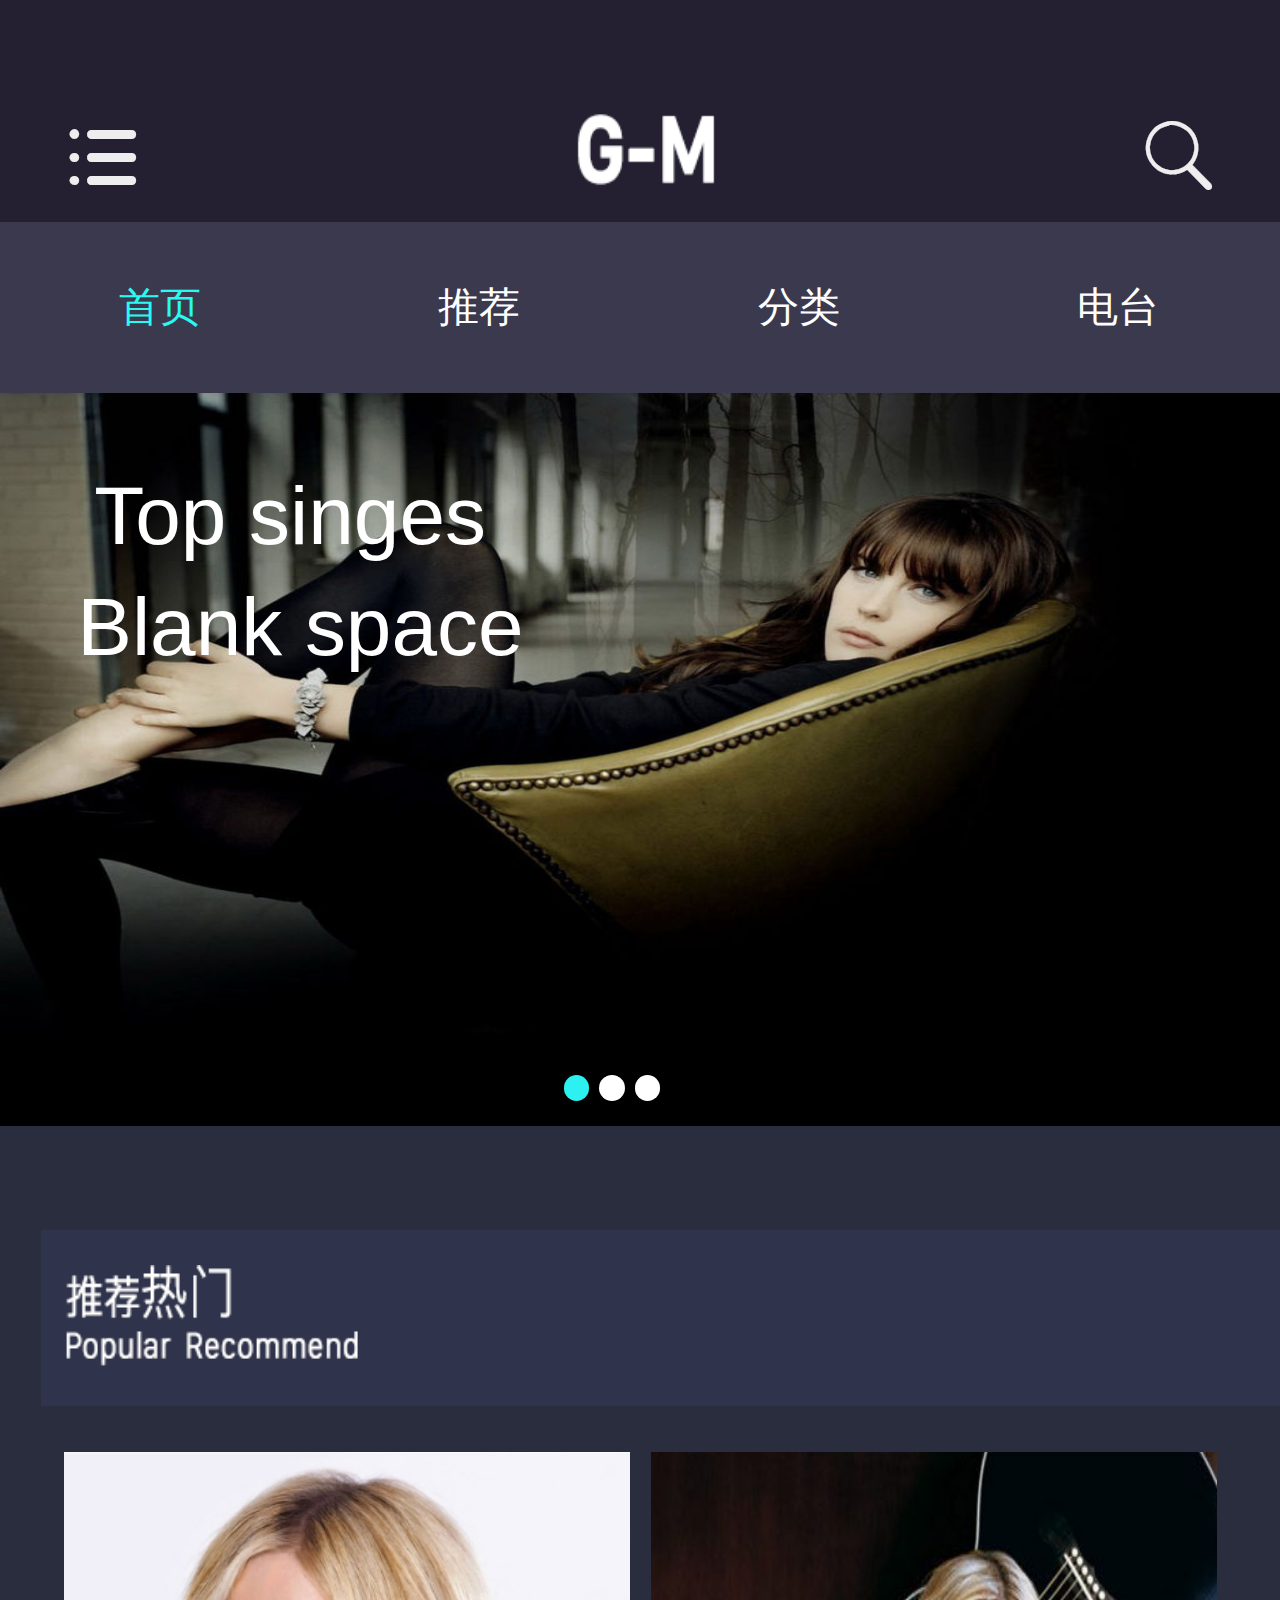
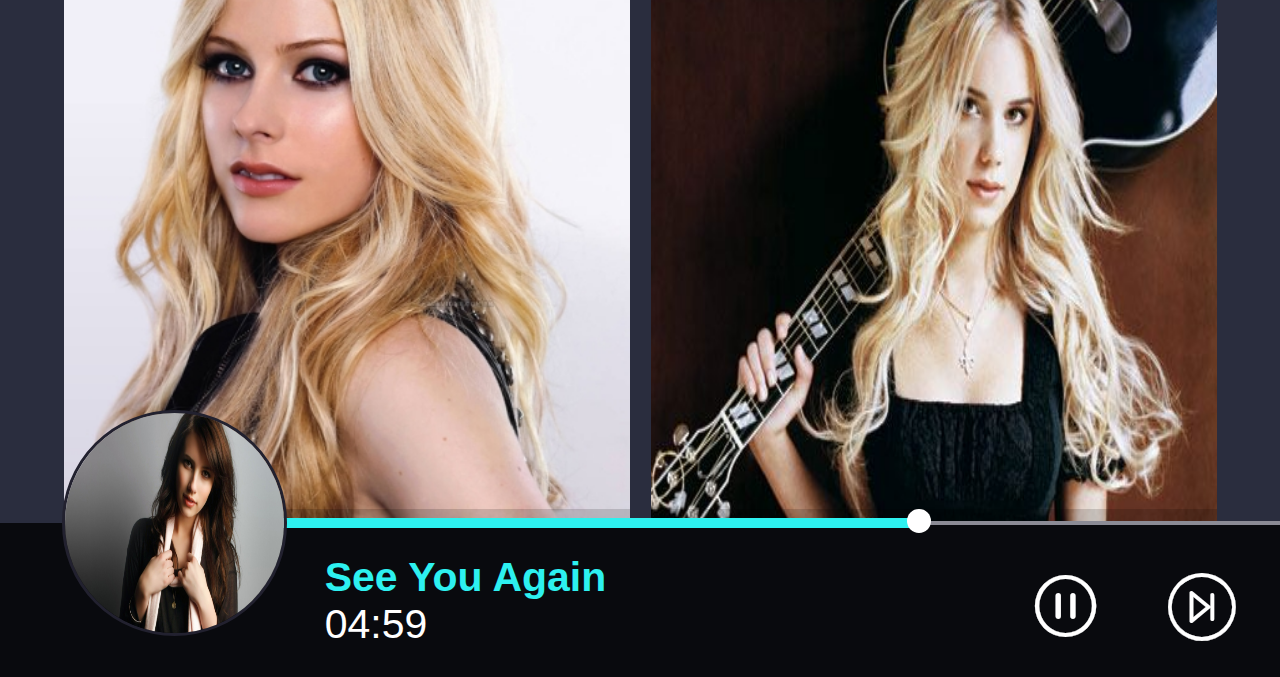
<file: index.html>
<!DOCTYPE html>
<html>
<head>
    <meta charset="utf-8">
    <meta name="viewport" content="initial-scale=1.0, maximum-scale=1.0, user-scalable=no" />
    <title>G-M</title>
    <script src="js/zepto.min.js"></script>
    <script src="js/iscroll.js"></script>
    <script src="js/swiper-3.4.0.min (1).js"></script>
    <script src="js/font.js"></script>
    <script src="js/index.js"></script>
     <link rel="stylesheet" type="text/css" href="css/clear.css"/>
    <link rel="stylesheet" type="text/css" href="css/swiper.min.css"/>
    <link rel="stylesheet" type="text/css" href="css/index.css"/>
   
</head>
<body>
	<div class="swiper-container-menu">
		<div class="swiper-wrapper">
			<div class="swiper-slide menu">
				<div class="user-photo">
					<img src="img/头像2.jpg" alt="" />
					<a href="login.html">登陆/注册</a>
				</div>
				<ul>
					<li><a href="list.html">
							<i class="iconfont">&#xe608;</i>
							<span>本地音乐</span>
							<i class="iconfont">&#xe65e;</i>
						</a></li>
					<li><a href="list.html">
							<i class="iconfont">&#xe7c9;</i>
							<span>最近播放</span>
							<i class="iconfont">&#xe65e;</i>
						</a></li>
					<li><a href="list.html">
							<i class="iconfont">&#xe61f;</i>
							<span>下载管理</span>
							<i class="iconfont">&#xe65e;</i>
						</a></li>
					<li><a href="list.html">
							<i class="iconfont">&#xe601;</i>
							<span>喜欢的音乐</span>
							<i class="iconfont">&#xe65e;</i>
						</a></li>
					<li><a href="list.html">
							<i class="iconfont">&#xe634;</i>
							<span>发现附近</span>
							<i class="iconfont">&#xe65e;</i>
						</a></li>
				</ul>
				
				<div class="tool-bar">
					<div class="left"><a href=""><i class="iconfont">&#xe645;</i><span>设置</span></a></div>
					<div class="right"><a href=""><i class="iconfont">&#xe626;</i><span>退出</span></a></div>
				</div>
			</div>
			<div class="swiper-slide content">
			<div id="header">
				<span class="iconfont menu-button">&#xe6dc;</span>
				<div class="logo"><img src="img/logo.png"/></div>
				<span class="search iconfont">&#xe625;</span>
			</div>
			
			<div id="wrapper">
				<div id="scroller">
					<ul>
						<li>
							<div class="tabs">
								<a href="javascript:;" class="active">首页</a>
								<a href="javascript:;">推荐</a>
								<a href="javascript:;">分类</a>
								<a href="javascript:;">电台</a>
								
							</div>
							<div class="swiper-container-banner">
								<div class="swiper-wrapper">
								    <div class="swiper-slide"><div class="txt"><span>Top  singes</span><span>Blank  space</span></div><a href="action1.html"><img src="img/banner1.jpg" alt="" /></a></div>
								    <div class="swiper-slide"><div class="txt"><span>Top  singes</span><span>Blank  space</span></div><a href="action1.html" style="display:block;width:100% ;height:100%"><img src="img/banner2.jpeg" alt="" /></a></div>
								    <div class="swiper-slide"><div class="txt"><span>Top  singes</span><span>Blank  space</span></div><a href="action1.html" style="display:block;width:100% ;height:100%"><img src="img/banner3.jpg" alt="" /></a></div>
								   
								</div>
								<div class="pagination"></div>  
							</div>
							
							<div class="swiper-container-index">
								<div class="swiper-wrapper">
								  <div class="swiper-slide">
								  		<div class="content-slide content-slide-index" >
								  			<div class="recommend-hot">
								  				<div class="title-txt"><a href="list.html"><img src="img/热门推荐.png" alt="" /></a></div>
								  				<div class="pic-box">
								  					<div class="pic-1"><div class="des"><span>The  Jazz</span><span>爵士与迷人的嗓音</span></div></div>
								  					<div class="pic-2"><div class="des"><span>The  Rock</span><span>尽情的摇滚</span></div></div>
								  				</div>
								  				
								  			</div>
								  			<div class="recommend-singer">
								  				<div class="more"><a href="#">更多歌曲</a></div>
								  				<div class="title-txt"><a href="list.html"><img src="img/歌手推荐.png" alt="" /></a></div>
								  				<div class="singer">
								  					<div class="person-pic"><img src="img/头像1.jpg" alt="" /></div>
								  					<div class="info">
								  						<a href="list.html">
								  						<h3>艾薇儿·拉维尼</h3>
								  						<span>Avril Lavigne</span>
								  						<p>艾薇儿·拉维尼,1984年9月27日出生于加拿大安大略,加拿大女歌手、演员......  </p>
								  						</a>
								  					</div>
								  					
								  				</div>
								  				<div class="singer">
								  					<div class="person-pic"><img src="img/头像2.jpg" alt="" /></div>
								  					<div class="info">
								  						<a href="list.html">
								  						<h3>贾斯汀·比伯</h3>
								  						<span>Justin Bieber</span>
								  						<p>贾斯汀·比伯，1994年3月1日出生于加拿大斯特拉特福加拿大歌手......</p>
								  						</a>
								  					</div>
								  					
								  				</div>
								  				<div class="singer">
								  					<div class="person-pic"><img src="img/头像3.jpg" alt="" /></div>
								  					<div class="info">
								  						<a href="list.html">
								  						<h3>邓紫棋 </h3>
								  						<span>G.E.M</span>
								  						<p>邓紫棋，原名邓诗颖，1991年8月16日生于中国上海，中国香港创作型女歌手......</p>
								  						</a>
								  					</div>
								  					
								  				</div>
								  				<div class="singer">
								  					<div class="person-pic"><img src="img/头像4.jpg" alt="" /></div>
								  					<div class="info">
								  						<a href="list.html">
								  						<h3>刘德华 </h3>
								  						<span> Andy Lau</span>
								  						<p>刘德华，1961年9月27日出生于中国香港，演员、....
								  						</a>
								  					</div>
								  					
								  				</div>
								  				<div class="more sin"><a href="#">更多歌曲</a></div>
								  			</div>
								  			<div class="latest-mv">
								  				<div class="title-txt"><img src="img/最新mv.png" alt="" /></div>
								  				<div class="mv-box">
								  					<div class="special-box">
								  						<a href="list.html">
								  						<img src="img/最新mv1.jpg" alt="" /></a>
								  						<div class="cd-info">
								  							<h3>《Sugar》</h3>
								  							<p>《Sugar》是美国摇滚乐队魔力红演唱的一首流行歌曲</p>
			  											
								  						</div>
								  					</div>
								  					<div class="special-box">
								  						<a href="list.html">
								  						<img src="img/最新mv2.jpg" alt="" /></a>
								  						<div class="cd-info">
								  							<h3>《Rolling In the Deep》</h3>
								  							<p>Adele怀着极其复杂的心情公布了她的全新唱片 “21”</p>
			
								  						</div>
								  					</div>
								  					<div class="special-box">
								  						<a href="list.html">
								  						<img src="img/最新mv3.jpg" alt="" /></a>
								  						<div class="cd-info">
								  							<h3>《相信自己无限极</h3>
								  							<p>天王陈奕迅献唱公益歌曲 《相信自己无限极》号召众人突破极限</p>
			
								  						</div>
								  					</div>
								  					<div class="special-box">
								  						<a href="list.html">
								  						<img src="img/最新mv4.jpg" alt="" /></a>
								  						<div class="cd-info">
								  							<h3>《Orionからの招待状》</h3>
								  							<p>相隔约6年之久的新专辑「三位一体」将于12月23日发售</p>
			
								  						</div>
								  					</div>
								  				</div>
								  			</div>
								  		</div>
								  </div>
								  <div class="swiper-slide">
								  		<div class="content-slide content-slide-recommend content-slide-hot" >
								  			<div class="recommend-hot">
								  				<div class="title-txt"><img src="img/热门推荐.png" alt="" /></div>
								  				<div class="pic-box">
								  					
								  					<a href="list.html"><div class="pic-1"><div class="des"><span>The  Jazz</span><span>爵士与迷人的嗓音</span></div></div></a>
								  					<a href="list.html"><div class="pic-2"><div class="des"><span>The  Rock</span><span>尽情的摇滚</span></div></div></a>
								  					<a href="list.html"><div class="pic-3"><div class="des"><span>The  Jazz</span><span>爵士与迷人的嗓音</span></div></div></a>
								  					<a href="list.html"><div class="pic-4"><div class="des"><span>The  Rock</span><span>尽情的摇滚</span></div></div></a>
								  				</div>
								  				
								  			</div>
								  		</div>
								  </div>
								  <div class="swiper-slide">
								  		<div class="content-slide content-slide-classify">
								  			<div class="scene">
								  				<div class="title-info">
								  					<div class="left">
								  						<span></span>
								  						<span></span>
								  						<h3>场景分类</h3>
								  					</div>
								  					<div class="more">更多歌单 <span>></span></div>
								  				</div>
								  				<div class="pic-container">
								  					<div class="pic-box">
								  						<a href="list.html">
								  						<img src="img/场景分类2.jpg" alt="" /></a>
								  						<div class="information">
								  							<span class="txt">伤感</span>
								  							<span class="erji iconfont">&#xe620;</span>
								  							<span class="time">1234</span>
								  						</div>
								  					</div>
								  					
								  					<div class="pic-box">
								  						<a href="list.html">
								  						<img src="img/场景分类1.jpg" alt="" /></a>
								  						<div class="information">
								  							<span class="txt">散步</span>
								  							<span class="erji iconfont">&#xe620;</span>
								  							<span class="time">6786</span>
								  						</div>
								  					</div>
								  					<div class="pic-box">
								  						<a href="list.html">
								  						<img src="img/场景.png" alt="" /></a>
								  					</div>
								  					
								  					<div class="pic-box">
								  						<a href="list.html">
								  						<img src="img/场景分类3.jpg" alt="" /></a>
								  						<div class="information">
								  							<span class="txt">学习</span>
								  							<span class="erji iconfont">&#xe620;</span>
								  							<span class="time">23412</span>
								  						</div>
								  					</div>
								  					<div class="pic-box">
								  						<a href="list.html">
								  						<img src="img/场景分类4.jpg" alt="" /></a>
								  						<div class="information">
								  							<span class="txt">一个人</span>
								  							<span class="erji iconfont">&#xe620;</span>
								  							<span class="time">12354</span>
								  						</div>
								  					</div>
								  				</div>
								  			</div>
								  			<div class="style">
								  				<div class="title-info">
								  					<div class="left">
								  						<span></span>
								  						<span></span>
								  						<h3>场景分类</h3>
								  					</div>
								  					<div class="more">更多歌单 <span>></span></div>
								  				</div>
								  				<div class="pic-container">
								  					<div class="pic-box">
								  						<a href="list.html">
								  						<img src="img/风格分类2.jpg" alt="" /></a>
								  						<div class="information">
								  							<span class="txt">伤感</span>
								  							<span class="erji iconfont">&#xe620;</span>
								  							<span class="time">1234</span>
								  						</div>
								  					</div>
								  					
								  					<div class="pic-box">
								  						<a href="list.html">
								  						<img src="img/风格分类1.jpg" alt="" /></a>
								  						<div class="information">
								  							<span class="txt">散步</span>
								  							<span class="erji iconfont">&#xe620;</span>
								  							<span class="time">6786</span>
								  						</div>
								  					</div>
								  					<div class="pic-box">
								  						<a href="list.html">
								  						<img src="img/风格.jpg" alt="" /></a>
								  					</div>
								  					
								  					<div class="pic-box">
								  						<a href="list.html">
								  						<img src="img/风格分类3.jpg" alt="" /></a>
								  						<div class="information">
								  							<span class="txt">学习</span>
								  							<span class="erji iconfont">&#xe620;</span>
								  							<span class="time">23412</span>
								  						</div>
								  					</div>
								  					<div class="pic-box">
								  						<a href="list.html">
								  						<img src="img/风格分类24jpg.jpg" alt="" /></a>
								  						<div class="information">
								  							<span class="txt">一个人</span>
								  							<span class="erji iconfont">&#xe620;</span>
								  							<span class="time">12354</span>
								  						</div>
								  					</div>
								  				</div>
								  			</div>
								  		</div>
								  </div>
								   <div class="swiper-slide">
								  		<div class="content-slide content-slide-station" >
								  			<div class="station">
								  				<div class="left">
								  					<div class="bar"></div>
								  					<div class="btn-container">
								  						<span class="iconfont btn">&#xe607;</span>
								  					</div>
								  					
								  				</div>
								  				<div class="right">
								  					<h3>聆听心声</h3>
								  					<a href="action1.html">
								  					<img src="img/电台1.jpg" alt="" /></a>
								  					<div class="share">
								  						<ul>
								  							<li></li>
								  							<li></li>
								  							<li></li>
								  							<li></li>
								  							<li></li>
								  						</ul>
								  						<span class="iconfont share"></span>
								  						<span class="iconfont xihuan"></span>
								  					</div>
								  				</div>
								  				
								  			</div>
								  				<div class="station active">
								  				<div class="left">
								  					<div class="bar"></div>
								  					<div class="btn-container">
								  						<span class="iconfont btn">&#xe696;</span>
								  					</div>
								  					
								  				</div>
								  				<div class="right">
								  					<h3>情感物语</h3>
								  					<a href="action1.html">
								  					<img src="img/电台2.jpg" alt="" /></a>
								  					<div class="share">
								  						<ul>
								  							<li></li>
								  							<li></li>
								  							<li></li>
								  							<li></li>
								  							<li></li>
								  						</ul>
								  						
								  						<span class="iconfont xihuan">&#xe697;</span>
								  						<span class="iconfont shares">&#xe601;</span>
								  					</div>
								  				</div>
								  				
								  			</div>
								  				<div class="station">
								  				<div class="left">
								  					<div class="bar"></div>
								  					<div class="btn-container">
								  						<span class="iconfont btn">&#xe607;</span>
								  					</div>
								  					
								  				</div>
								  				<div class="right">
								  					<h3>音乐故事</h3>
								  					<a href="action1.html">
								  					<img src="img/电台3.jpg" alt="" /></a>
								  					<div class="share">
								  						<ul>
								  							<li></li>
								  							<li></li>
								  							<li></li>
								  							<li></li>
								  							<li></li>
								  						</ul>
								  						<span class="iconfont share"></span>
								  						<span class="iconfont xihuan"></span>
								  					</div>
								  				</div>
								  				
								  			</div>
								  				<div class="station">
								  				<div class="left">
								  					<div class="bar"></div>
								  					<div class="btn-container">
								  						<span class="iconfont btn">&#xe607;</span>
								  					</div>
								  					
								  				</div>
								  				<div class="right">
								  					<h3>心情物语</h3>
								  					<a href="action1.html">
								  					<img src="img/电台4.jpg" alt="" /></a>
								  					<div class="share">
								  						<ul>
								  							<li></li>
								  							<li></li>
								  							<li></li>
								  							<li></li>
								  							<li></li>
								  						</ul>
								  						<span class="iconfont share"></span>
								  						<span class="iconfont xihuan"></span>
								  					</div>
								  				</div>
								  				
								  			</div>
								  			
								  		</div>
								  </div>
								</div>
							</div>
						</li>	
					</ul>
				</div>
			</div>	
			<div id="footer">
				<div class="pic"><img src="img/播放的头像.jpg" alt="" style="width: 100%;height: 100%;"/></div>
				<div class="progress">
					<div class="current-pro"><span class="cycle"></span></div>
					
					
				</div>
				<div class="music">
					<h5>See  You  Again</h5>
					<span class="time">04:59</span>
				</div>
				<div class="btn">
					<span class="iconfont pause">&#xe696;</span>
					<span class="iconfont next">&#xe604;</span>
				</div>
			</div>
		</div>
	</div>
</div>
</body>
</html>
</file>
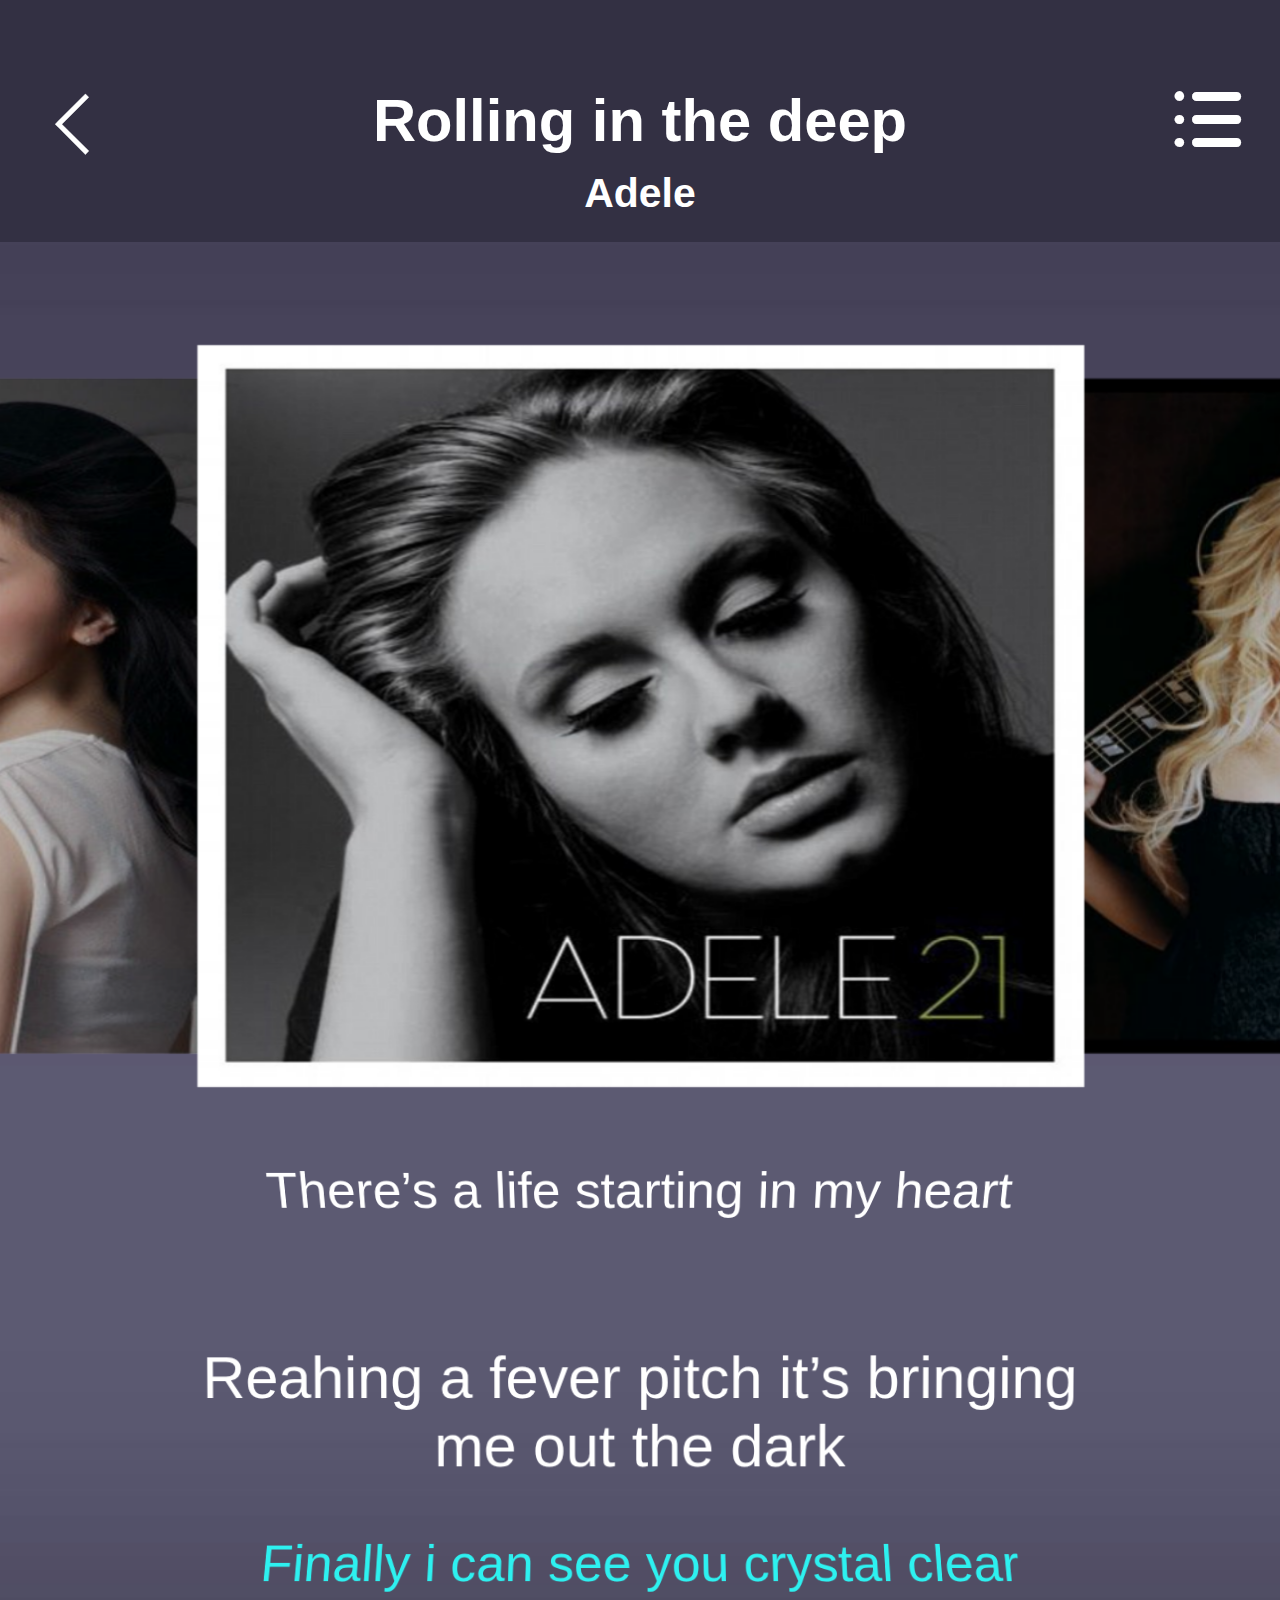
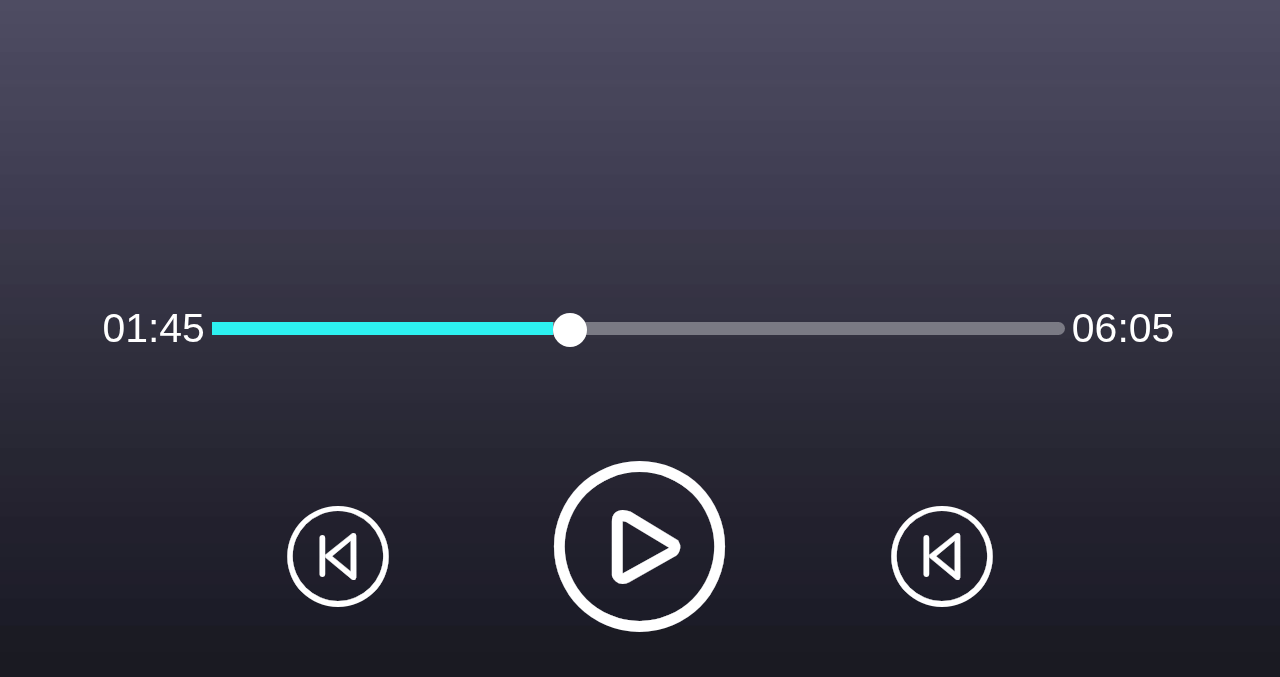
<file: action1.html>
<!DOCTYPE html>
<html>
<head>
	<meta charset="utf-8">
    <title>播放</title>
    <meta name="viewport" content="width=device-width, initial-scale=1, minimum-scale=1, maximum-scale=1">
  	<script src="js/zepto.min.js"></script>
    <script src="js/font.js"></script>
    <script src="js/swiper-3.4.0.min (1).js"></script>
    <script src="js/action.js"></script>
    <link rel="stylesheet" type="text/css" href="css/clear.css"/>
	<link rel="stylesheet" type="text/css" href="css/swiper.min.css"/>
    <link rel="stylesheet" type="text/css" href="css/action.css"/>
</head>
	<body>
	<div class="container">
		<div class="header">
			<a href="index.html" style="color: #fff;">
			<span class="retrun iconfont">&#xe643;</span></a>
			<div class="title">
				<h3>
					Rolling  in  the  deep
					<span class="name">Adele</span>
				</h3>
				
			</div>
			<a href="list.html" class="iconfont lists">&#xe6dc;</a>
		</div>
		<div class="swiper-container-index">
			<div class="swiper-wrapper">
				<div class="swiper-slide">
					
			
					<div class="swiper-container">
						<div class="swiper-wrapper">
							<div class="swiper-slide"><img src="img/播放界面2.jpg" alt="" /></div>
							<div class="swiper-slide"><img src="img/播放界面3.jpg" alt="" /></div>
							<div class="swiper-slide"><img src="img/播放界面1.jpg" alt="" /></div>
							<div class="swiper-slide"><img src="img/播放界面4.jpg" alt="" /></div>
							<div class="swiper-slide"><img src="img/播放界面5.jpg" alt="" /></div>
						</div>
						 <div class="swiper-pagination"></div>
					</div>
					<div class="swiper-container-txt">
						<div class="swiper-wrapper">
							<div class="swiper-slide"><p>There’s  a  life  starting  in  my  heart </p></div>
							<div class="swiper-slide"><p>Reahing  a fever pitch it’s bringing me out  the dark</p></div>
							<div class="swiper-slide"><p>Finally  i can  see you  crystal  clear</p></div>
						</div>
					</div>
					<div class="function-area">
						<div class="progress">
							<span class="current">01:45</span>
							
							<div class="total">
								<div class="now"></div>
								<div class="cycle"></div>
							</div>
							<span class="end">06:05</span>
						</div>
						<div class="btn">
							<span class="iconfont btn-left">&#xe603;</span>
							<span class="iconfont btn-center">&#xe607;</span>
							<span class="iconfont btn-right">&#xe603;</span>
						</div>
						<div class="select">
							<span class="iconfont">&#xe601;</span>
							<span class="iconfont">&#xea2b;</span>
							<span class="iconfont">&#xe61f;</span>
							<span class="iconfont">&#xe62e;</span>
							<span class="iconfont">&#xe600;</span>
						</div>
					</div>
			
				</div>
				<div class="swiper-slide">
						
					<div class="swiper-container-txtT">
						<div class="swiper-wrapper">
							<div class="swiper-slide"><p>There’s  a  life  starting  in  my  heart </p></div>
							<div class="swiper-slide"><p>Reahing  a fever pitch it’s bringing me out  the dark</p></div>
							<div class="swiper-slide"><p>Finally  i can  see you  crystal  clear</p></div>
				
						</div>
					</div>
					<div class="function-area">
						<div class="progress">
							<span class="current">01:45</span>
							
							<div class="total">
								<div class="now"></div>
								<div class="cycle"></div>
							</div>
							<span class="end">06:05</span>
						</div>
						<div class="btn">
							<span class="iconfont btn-left">&#xe603;</span>
							<span class="iconfont btn-center">&#xe607;</span>
							<span class="iconfont btn-right">&#xe603;</span>
						</div>
						<div class="select">
							<span class="iconfont">&#xe601;</span>
							<span class="iconfont">&#xea2b;</span>
							<span class="iconfont">&#xe61f;</span>
							<span class="iconfont">&#xe62e;</span>
							<span class="iconfont">&#xe600;</span>
						</div>
					</div>
				</div>
			</div>
		</div>
	</div>
	</body>
</html>
</file>
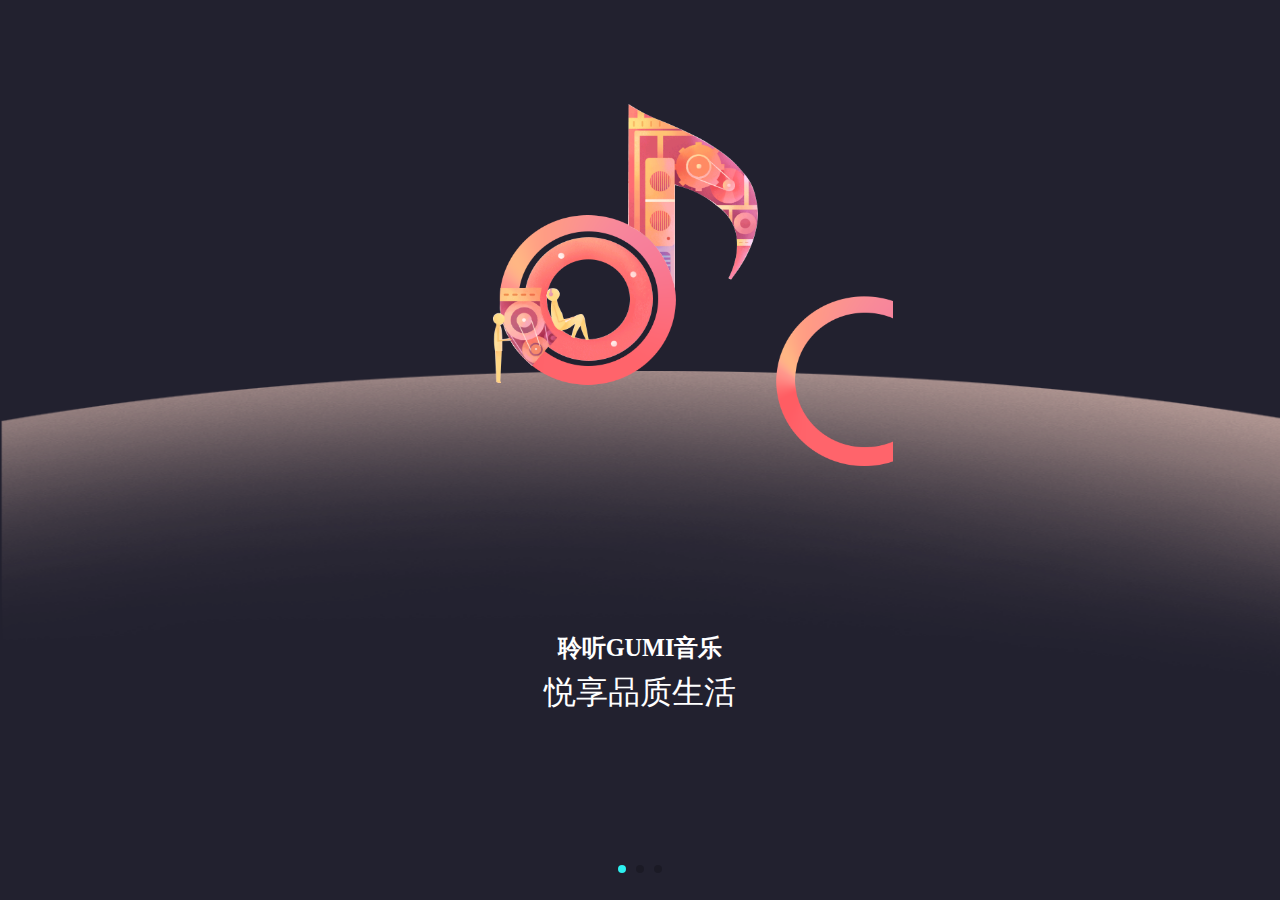
<file: guidance.html>
<!DOCTYPE html>
<html>
<head>
    <meta charset="utf-8">
    <meta name="viewport" content="initial-scale=1.0, maximum-scale=1.0, user-scalable=no" />
    <title></title>
    <script src="js/zepto.min.js"></script>
    <script src="js/swiper-3.4.0.min (1).js"></script>
    <script src="js/swiper.animate1.0.2.min.js"></script>
    <script	src="js/guidance.js"></script>
    <link rel="stylesheet" type="text/css" href="css/animate.min.css"/>
    <link rel="stylesheet" type="text/css" href="css/swiper.min.css"/>
    <link rel="stylesheet" type="text/css" href="css/guidance.css"/>
</head>
<body>
	<div class="swiper-container">
		<div class="swiper-wrapper">
        	<div class="swiper-slide swiper-slide-1">
        		<div class="bg">
        			
        		</div>
        		<div class="symbol-1">
        			
        		</div>
        		
        		<h3 class="ani" swiper-animate-effect="bounceInLeft" swiper-animate-duration="2s" >聆听GUMI音乐</h3>
        		<p class="ani" swiper-animate-effect="bounceInRight" swiper-animate-duration="2s">悦享品质生活</p>
        	</div>
        	<div class="swiper-slide swiper-slide-2">
        		<div class="logo ani" swiper-animate-effect="flipInX" swiper-animate-duration="1.5s" ></div>
        		<h3 class="ani" swiper-animate-effect="bounceInLeft" swiper-animate-duration="1s" swiper-animate-delay="0.3s">GUMI-Music</h3>
        		<p class="ani" swiper-animate-effect="bounceInRight" swiper-animate-duration="1s" swiper-animate-delay="0.3s">用心聆听，属于你的声音</p>
        		<div class="progress">
        			<div class="bar"></div>
        			<div class="bar-p"></div>
        			<div class="bar-cycle"></div>
        		</div>
        		<p class="txt-bottom ani" swiper-animate-effect="fadeIn" swiper-animate-duration="1s" swiper-animate-delay="0.3s">enjoy the music station</p>
        	</div>
        	<div class="swiper-slide swiper-slide-3">
  
        			<div class="txt-bg ani" swiper-animate-effect="fadeInUp" swiper-animate-duration="0.5s" swiper-animate-delay="0.3s">G-M音乐</div>
        		
        		<div class="pic ani" swiper-animate-effect="rollIn" swiper-animate-duration="1.5s"></div>
        		<p class="ani" swiper-animate-effect="fadeInUp" swiper-animate-duration="0.5s" swiper-animate-delay="0">无需下载</p>
        		<p class="ani" swiper-animate-effect="pulse" swiper-animate-duration="0.5s" swiper-animate-delay="0.3s">在线试听高品质音乐</p>
        		<div class="btn">
        			<a href="index.html"><span>立即开启</span></a>
        			
        		</div>
        	</div>
   		</div>
   		 <div class="swiper-pagination"></div>
    </div>
</body>
</html>
</file>
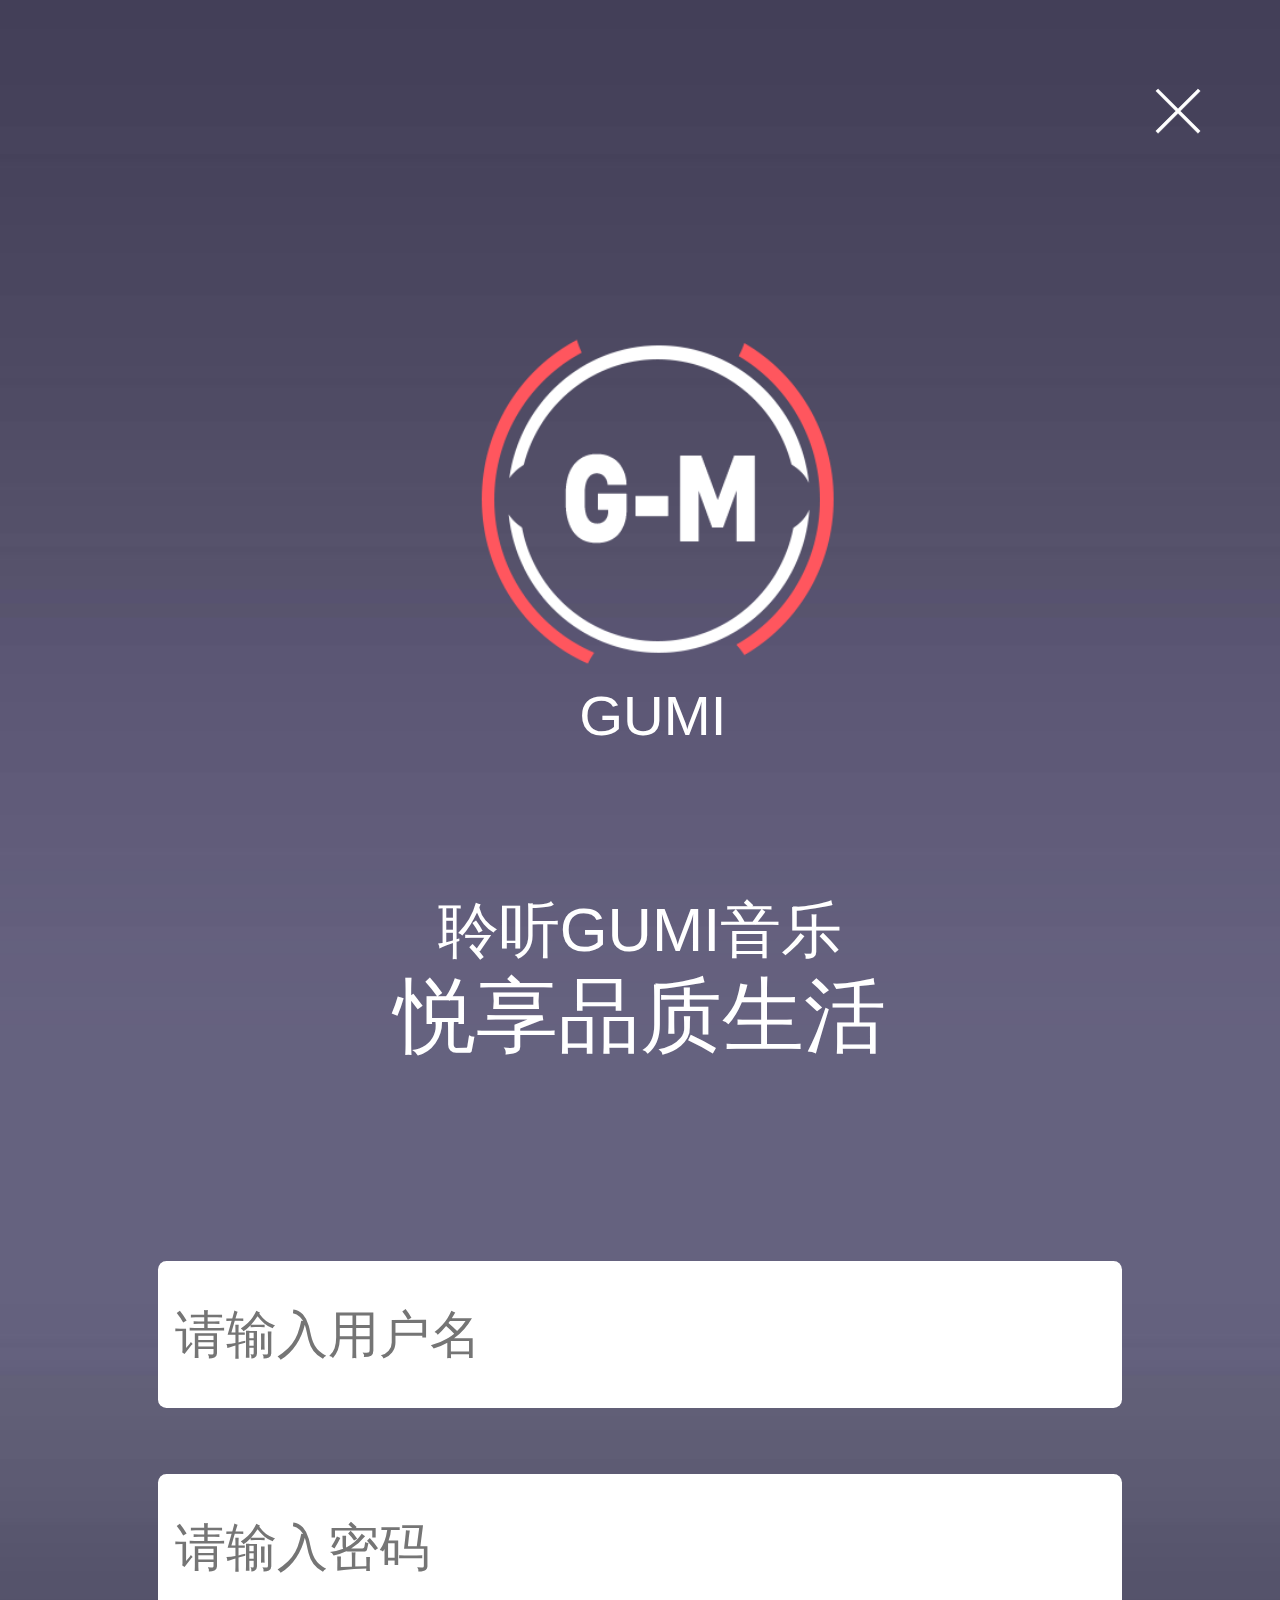
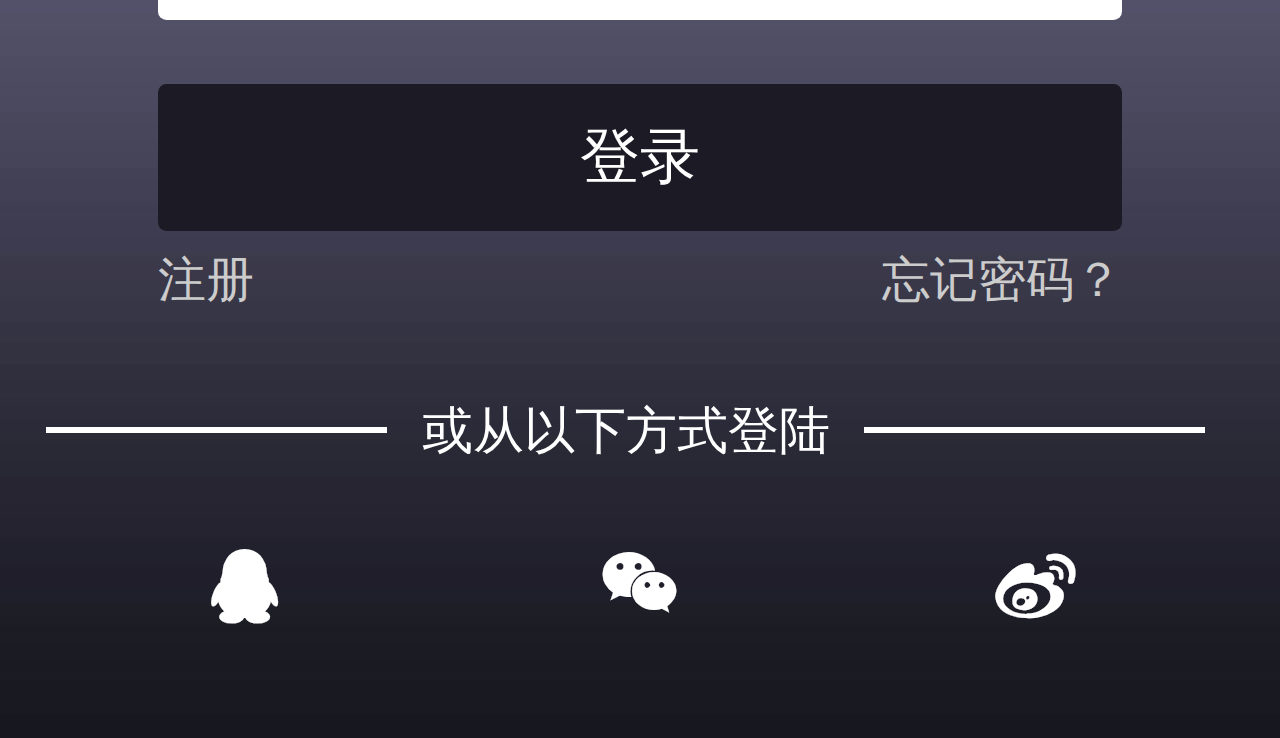
<file: login.html>
<!DOCTYPE html>
<html>
	<head>
    <meta charset="utf-8">
    <meta name="viewport" content="initial-scale=1.0, maximum-scale=1.0, user-scalable=no" />
    <title>G-M</title>
    <script src="js/zepto.min.js"></script>
    <script src="js/font.js"></script>
    <link rel="stylesheet" type="text/css" href="css/clear.css"/>
    <link rel="stylesheet" type="text/css" href="css/login.css"/>
</head>
	<body>
		<div id="header">
				
				<a href="index.html" style="color: #fff;"><span class="search iconfont">&#xe6cc;</span></a>
		</div>
		<div class="back">
		<div class="logo">
			<img src="img/logo1.png" alt="" />
			<span>GUMI</span>
		</div>
		<div class="title">
			<h4>聆听GUMI音乐</h4>
			<h3>悦享品质生活</h3>
		</div>
		<div class="login">
			<input type="text" name="username" id="user" placeholder="请输入用户名"/>
			<input type="text" name="password" id="pass" placeholder="请输入密码"/>
			<input type="submit" id="btn" value="登录"/>
			<div class="reg-container">
				<a href="reg.html" class="reg">注册</a>
				<a href="forget.html" class="forget">忘记密码？</a>
			</div>
		</div>
		<div class="bottom-info">
			<div class="line">
				<span></span>
				<span>或从以下方式登陆</span>
				<span></span>
			</div>
			<div class="other">
			<a href="#"> <i class="iconfont">&#xe606;</i></a>
			<a href="#"> <i class="iconfont">&#xe605;</i></a>
			<a href="#"> <i class="iconfont">&#xe60a;</i></a>
			</div>
		</div>
		</div>
	</body>
</html>
</file>
<file: css/clear.css>
/*样式清零*/
body,ul,ol,li,p,h1,h2,h3,h4,h5,h6,form,img,div,fieldset,table,td,dl,dt,dd,input{padding:0; margin:0;font-family:  helvetica, arial;font-size:100%; }
img{border:none; display: block;}
ul,li{list-style:none;}
input,select,textarea{outline:none;}
textarea{resize:none;}
a{text-decoration: none; -webkit-tap-highlight-color: rgba(0, 0, 0, 0);}

@font-face {
  font-family: 'iconfont';
  src: url('../fonts/iconfont.eot');
  src: url('../fonts/iconfont.eot?#iefix') format('embedded-opentype'),
  url('../fonts/iconfont.woff') format('woff'),
  url('../fonts/iconfont.ttf') format('truetype'),
  url('../fonts/iconfont.svg#iconfont') format('svg');
}

.iconfont{
  font-family:"iconfont" !important;
  /*font-size:16px;*/font-style:normal;
  -webkit-font-smoothing: antialiased;
  -webkit-text-stroke-width: 0.2px;
  -moz-osx-font-smoothing: grayscale;
}
</file>
<file: css/index.css>
/*iscroll样式*/

body,html{
	overflow: hidden;
}
#header {
	position: absolute;
	z-index: 2;
	top: 0;
	left: 0;
	width:7.5rem;
	height: 1.3rem;
	background: #242031;
	padding: 0;
	color: #eee;
}
#header .menu-button{
	float: left;
	margin-left: 0.4rem;
	margin-top: 0.7rem;
	font-size: 0.4rem;
	
}
#header .logo{
	position: absolute;
	right: 0;
	left: 0;
	display: inline-block;
	width: 0.9rem;
	height: 0.45rem;
	margin: 0 auto;
	margin-top:0.65rem ;
}
#header .logo img{
	width: 100%;
	height: 100%;
}
#header .search{
	float: right;
	margin-right: 0.4rem;
	margin-top: 0.7rem;
	font-size: 0.4rem;
	
	
}
#footer {
	position: absolute;
	z-index: 2;
	bottom: 0;
	left: 0;
	width: 7.5rem;
	height: 0.9rem;
	background: #090a0e;
	padding: 0;
	overflow: visible;
}
#footer .pic{
	z-index: 2;
	position: absolute;
	left: 0;
	top: 0;
	margin-left: 0.36rem;
	margin-top: -0.66rem;
	box-sizing: border-box;
	width: 1.32rem;
	height: 1.32rem;
	border-radius: 50%;
	border: 0.02rem solid #22212f;
	overflow: hidden;
}
#footer .progress{
	position: absolute;
	top: -0.01rem;
	right: 0;
	width: 7rem;
	height: 0.02rem;
	background: #8b8b95;
		overflow: visible;
}
#footer .progress .current-pro{
	width: 70%;
	height: 0.06rem;
	background: #2df1f0;
	margin-top: -0.02rem;
	position:absolute;
	left: 0;
	top: 0;
	overflow: visible;
}
#footer .progress .current-pro .cycle{
	width: 0.14rem;
	height: 0.14rem;
	background: #fff;
	border-radius: 50%;
	position: absolute;
	right: -0.05rem;
	top: -0.05rem;
	z-index: 2;
	
}
#footer .music{
	position: absolute;
	top: 0;
	left: 0;
	margin-top: 0.18rem;
	margin-left: 1.9rem;
}
#footer .music h5{
	font-size: 0.24rem;
	text-align: left;
	color:#2df1f0;
	
	
}
#footer .music .time{
	font-size: 0.24rem;
	text-align: left;
	color:#fff;
	float: left;
}
#footer .btn{
	width: 1.46rem;
	height: 0.45rem;
	margin-top: 0.24rem;
	float: right;
	
}
#footer .btn span{
	float: left;
	color: #fff;
	font-size: 0.4rem;
	font-weight: 100 !important;
}
#footer .btn .next{
	margin-left: 0.4rem;
}
#wrapper {
	position: absolute;
	z-index: 1;
	top: 1.3rem;
	bottom: 0.9rem;
	left: 0;
	width: 7.5rem;
	overflow: hidden;
}
#scroller {
	position: absolute;
	z-index: 1;
	width: 7.5rem;
	height: auto;
	-webkit-transform: translateZ(0);
	-moz-transform: translateZ(0);
	-ms-transform: translateZ(0);
	-o-transform: translateZ(0);
	transform: translateZ(0);
	-webkit-touch-callout: none;
	-webkit-user-select: none;
	-moz-user-select: none;
	-ms-user-select: none;
	user-select: none;
	-webkit-text-size-adjust: none;
	-moz-text-size-adjust: none;
	-ms-text-size-adjust: none;
	-o-text-size-adjust: none;
	text-size-adjust: none;
}
#scroller ul {
	list-style: none;
	padding: 0;
	margin: 0;
	width: 7.5rem;
}
#scroller ul li{
	width: 100%;
	height: auto;

}

/*侧滑菜单*/
.swiper-container-menu {
	width: 7.5rem;
	height: auto;
}
.swiper-container-menu .menu{
	height: 13.34rem;
	width: 5.2rem;
	overflow: hidden;
	background: url(../img/大背景.jpg) no-repeat ;
	position: relative;
	
}
.swiper-container-menu .menu .user-photo{
	width: 100%;
	height: 3rem;
	margin-top: 1.16rem;
	text-align: center
	
}
.swiper-container-menu .menu .user-photo img{
	width: 2.38rem;
	height: 2.38rem;
	border: 0.02rem solid #fff;
	margin: 0 auto;
	border-radius: 50%;
}
.swiper-container-menu .menu .user-photo a{
	color: #d4d1d1;
	font-size: 0.24rem;
	font-weight: 200;
	display: block;
	margin-top: 0.2rem;
}
.swiper-container-menu .menu ul{
	width: 5rem;
	height: 5.72rem;
	margin: 0 auto;
	margin-top: 0.8rem;
}
.swiper-container-menu .menu li{
	width: 100%;
	height: 1.11rem;
	font-size: 0.38rem;
	color: #fff;
	border-bottom: 0.01rem solid #2f2e3a;
	border-top: 0.01rem solid #8d8aad;
	line-height: 1.11rem;
}
.swiper-container-menu .menu li a{
	display: block;
	color: #fff;
}
.swiper-container-menu .menu li span{
	font-size: 0.4rem;
	font-weight: 100;
	margin-left: 0.2rem;
}
.swiper-container-menu .menu li a i{
	font-weight: 100;
}
.swiper-container-menu .menu li a i:nth-of-type(2){
	float: right;
	margin-right: 0.3rem;
}
.swiper-container-menu .menu li:nth-child(1){
	border-top: none;
}
.swiper-container-menu .menu li:nth-child(5){
	border-bottom: none;
}
.swiper-container-menu .menu .tool-bar{
	width: 100%;
	height: .8rem;
	position: absolute;
	left: 0;
	bottom: 0;
}
.swiper-container-menu .menu .tool-bar .left{
	width: 1.55rem;
	height: auto;
	font-size: 0.4rem;
	color: #fff;
	float: left;
	font-weight: lighter;
	margin-left: 0.2rem;
	border-right: 0.01rem solid #92919b;
}
.swiper-container-menu .menu .tool-bar .right{
	width: 1.55rem;
	height: auto;
	font-size: 0.4rem;
	color: #fff;
	float: left;
	font-weight: lighter;
	margin-left: 0.2rem;
}

.swiper-container-menu .menu .tool-bar .left i{
	float: left;
}
.swiper-container-menu .menu .tool-bar .left span{
	float: left;
	margin-left: 0.2rem;
}



















.swiper-slide{height:auto} 
.tabs{
	width: 100%;
	height: 1rem;
	background: #3b394e;
	line-height: 1rem;
}
.tabs a{
	float: left;padding:0 0.695rem;
	color: #fff;
	font-size: 0.24rem;
	
}
.tabs .active{
	color: #28faf1;
}
.swiper-container-banner{
	height: 4.3rem;
	width: 7.5rem;
	position: relative;
}
.swiper-container-banner .swiper-slide img{
	width: 100%;
	height: 100%;
}
.swiper-container-banner .swiper-slide .txt{
	position: absolute;
	left: 0.45rem;
	top: 0.4rem;
}
.swiper-container-banner .swiper-slide .txt span{
	display: block;
	color: #fff;
	font-size: 0.48rem;
	line-height:0.65rem
}
.swiper-container-banner .swiper-slide .txt span:nth-child(1){
	margin-left: 0.1rem;
}
.swiper-container-banner .pagination{
	position: absolute;bottom: 0;left: 0;
	width: 100%;
	z-index: 2;
	background: rgba(0,0,0,.15);
 	height: 0.55rem;
 	text-align: center;
 	

}
.swiper-container-banner .pagination .swiper-pagination-bullet{
	float: left;
	display: inline;
	
	width: 0.15rem;
	height: 0.15rem;
	background: #fff;
	opacity: 1;
	margin-top: 0.25rem;
}
.swiper-container-banner .pagination .swiper-pagination-bullet:nth-child(1){
	margin-left: 3.3rem;
}

.swiper-container-banner .pagination .swiper-pagination-bullet.swiper-pagination-bullet-active{
	background: #2df1f0;
}


/*首页样式*/

.content-slide{
	width: 100%;
	height: auto;
	position: relative;
}
.content-slide .recommend-hot{
	width: 100%;
	height: 7rem;
	background: #2a2d3e;
	position: relative;
	overflow: hidden;
}
.title-txt{
	float: right;
	width: 7.26rem;
	height: 1.03rem;
	/*margin-left: 0.24rem;*/
	margin-top: 0.61rem;
	background: #2b2d43;
	
}
.recommend-hot .title-txt{
	background: #2f334b;
}
.title-txt img{
	height: 0.6rem;
	margin-top: 0.2rem;
	margin-left: 0.14rem;
}
.content-slide .recommend-hot .pic-box{
	width: 6.76rem;
	height:5.11rem ;
	margin: 0 auto;
	margin-top: 1.91rem;
}
.content-slide .recommend-hot .pic-box .pic-1{
	width: 3.32rem;
	height: 100%;
	background: url(../img/热门.jpg) no-repeat top right;
	background-size: cover;
	float: left;
	position: relative;
}
.content-slide .recommend-hot .pic-box .pic-2{
	width: 3.32rem;
	height: 100%;
	background: url(../img/热门2.jpg) no-repeat -0.15rem -0.15rem;
	background-size: 110% 105%;
	margin-left: 0.12rem;
	float: left;
	position: relative;
	
}
.content-slide .recommend-hot .pic-box .pic-3{
	width: 3.32rem;
	height: 100%;
	background: url(../img/推荐歌单3.jpg) no-repeat -0.15rem -0.15rem;
	background-size: 110% 105%;
	float: left;
	position: relative;
	
}
.content-slide .recommend-hot .pic-box .pic-4{
	width: 3.32rem;
	height: 100%;
	background: url(../img/推荐歌单4.jpg) no-repeat -0.15rem -0.15rem;
	background-size: 110% 105%;
	margin-left: 0.12rem;
	float: left;
	position: relative;
	
}
.content-slide .recommend-hot .pic-box .des{
	position: absolute;
	bottom: 0;
	left: 0;
	width: 100%;
	height: 1.26rem;
	background: rgba(0,0,0,0.15);
}
.content-slide .recommend-hot .pic-box .des span{
	display: block;
	font-size: 0.36rem;
	color: #dcdcdc;
	line-height: 0.6rem;
	text-align: center;
}
.content-slide .recommend-singer{
	width: 100%;
	height:8.14rem;
	background: #22212f;
	overflow: hidden;
	position: relative;
}
.content-slide .recommend-singer .more{
	width: 1.37rem;
	height: 0.36rem;
	border: 0.04rem solid #fff;
	border-radius: 0.3rem;
	font-size: 0.24rem;
	line-height: 0.36rem;
	text-align: center;
	margin: 0 auto;
	margin-top: 0.2rem;
}
.content-slide .recommend-singer .sin{
	position: absolute;
	bottom: 0;
	right: 0;
	left: 0;
	margin: 0 auto;
	z-index: 2;
}
.content-slide .recommend-singer .more a{
	color: #fff;
}
.content-slide .recommend-singer .title-txt{
	margin-top: 0.32rem;
}
.content-slide .recommend-singer .singer{
	width: 7.26rem;
	height: 1.12rem;
	background: #1e1e2a;
	float: right;
	margin-top: 0.26rem;
	
}
.content-slide .recommend-singer .singer .person-pic{
	width: 0.72rem;
	height: 0.72rem;
	overflow: hidden;
	border-radius: 50%;
	float: left;
	margin-left: 0.2rem;
	margin-top: 0.2rem;
}
.content-slide .recommend-singer .singer .person-pic img{
	width: 100%;
	height: 100%;
}
.content-slide .recommend-singer .singer .info{
	margin-left: 0.22rem;
	float: left;
	width:5.5rem ;
}
.content-slide .recommend-singer .singer .info h3{
	font-size: 0.24rem;
	float: left;
	color: #fff;
	display: inline-block;
	margin-top: 0.1rem;
}
.content-slide .recommend-singer .singer .info span{
	font-size: 0.22rem;
	float: left;
	color: #fff;
	display: inline-block;
	margin-left: 0.1rem;
	margin-top: 0.1rem;
}
.content-slide .recommend-singer .singer .info p{
	float: left;
	font-size: 0.18rem;
	color: #b7b7b7;
	display: inline-block;
	margin-top: 0.18rem;
}




/*更多MV*/
.content-slide .latest-mv{
	width: 100%;
	height: 9.6rem;
	background: #22212f;
	overflow: hidden;
}
.content-slide .latest-mv .mv-box{
	width: 7.02rem;
	height: 7.73rem;
	box-sizing: border-box;
	padding: 0.14rem;
	background: #3f4156;
	margin: 0 auto;
	margin-top: 1.84rem;
}
.content-slide .latest-mv .mv-box .special-box{
	width: 3.33rem;
	height: 3.86rem;
	float: left;
	overflow: hidden;
	margin-left: 0.08rem;
}
.content-slide .latest-mv .mv-box .special-box:nth-child(1){
	margin-left: 0;
}
.content-slide .latest-mv .mv-box .special-box:nth-child(3){
	margin-left: 0;
}
.content-slide .latest-mv .mv-box .special-box img{
	width: 100%;
	height: 65%;
}
.content-slide .latest-mv .mv-box .special-box .cd-info{
	width: 100%;
	height: auto;
	font-size: 0.18rem;
	color: #cdffef;
}
.content-slide .latest-mv .mv-box .special-box .cd-info h3{
	margin-top: 0.1rem;
	font-size: 0.3rem;
	font-weight: lighter;
}
.content-slide .latest-mv .mv-box .special-box .cd-info p{
	margin-top: 0.1rem;
}



/*推荐样式*/
.content-slide-recommend .recommend-hot{
	height: 12.76rem;
}

/*场景样式*/
.content-slide-classify{
	width: 7.5rem;
	height: 11rem;
	background: #22212f;
	overflow: hidden;
}
.content-slide-classify .scene{
	width: 100%;
	height: 50%;
	
}
.content-slide-classify .title-info{
	width: 6.8rem;
	height: 0.45rem;
	margin: 0 auto;
	margin-top: 0.55rem;
}
.content-slide-classify .title-info .left{
	float: left;
	height: 100%;
}
.content-slide-classify .title-info .left span{
	float: left;
	height: 0.42rem;
	width: 0.12rem;
	background: #2df1f0;
	border-radius: 0.12rem;
}
.content-slide-classify .title-info .left span:nth-child(2){
	height:0.3rem ;
	margin-left: 0.05rem;
	margin-top: 0.12rem;
}
.content-slide-classify .style{
	width: 100%;
	height: 50%;
	
}
.content-slide-classify .style .pic-container{
	background: #fff;
}
.content-slide-classify .title-info .left h3{
	float: left;
	color: #fff;
	font-size: 0.3rem;
	margin-left: 0.05rem;
	margin-top: 0.08rem;
	font-weight: 400;
}
.content-slide-classify .title-info .more{
	float: right;
	font-size: 0.24rem;
	color: #fff;
	margin-top: 0.08rem;
	
}
.content-slide-classify .title-info .more span{
	font-size: 0.3rem;
	
}
.content-slide-classify .pic-container{
	width: 6.8rem;
	height: 3.84rem;
	margin: 0 auto;
	margin-top: 0.25rem;
	background: #51536c;
	padding: 0.06rem;
}
.content-slide-classify .pic-container .pic-box{
	width: 1.8rem;
	height: 1.8rem;
	float: right;
	margin-right: 0.1rem;
	position: relative;
}
.content-slide-classify .pic-container .pic-box img{
	width: 100%;
	height: 100%;
}
.content-slide-classify .pic-container .pic-box:nth-child(1){
	width: 2.94rem;
	height: 3.66rem;
}
.content-slide-classify .pic-container .pic-box:nth-child(1){
	margin-right: 0;
}
.content-slide-classify .pic-container .pic-box:nth-child(4){
	margin-top: 0.1rem;
}
.content-slide-classify .pic-container .pic-box:nth-child(5){
	margin-top: 0.1rem;
}
.content-slide-classify .pic-container .pic-box .information{
	position: absolute;
	bottom: 0;
	left: 0;
	width: 100%;
	height: 0.42rem;
	background: rgba(0,0,0,.15);
	z-index: 2;
}
.content-slide-classify .pic-container .pic-box .information .txt{
	float: left;
	font-size: 0.24rem;
	color: #fff;
	margin-top: 0.1rem;
}
.content-slide-classify .pic-container .pic-box .information .time{
	float: right;
	font-size: 0.14rem;
	color: #fff;
		margin-top: 0.1rem;
		font-weight: 100;
}
.content-slide-classify .pic-container .pic-box .information .erji{
	float: right;
	font-size: 0.12rem;
	color: #fff;
		margin-top: 0.1rem;
}



/*电台页样式*/

.content-slide-station{
	width: 100%;
	height: auto;
	position: relative;
	overflow: hidden;
}
.content-slide-station .station{
	width: 100%;
	height: 2.85rem;
	margin-top: 0.04rem;
	position: relative;
}
.content-slide-station .station .left{
	width: 0.86rem;
	height: 100%;
	position:absolute;
	left: 0;
	top: 0;
	z-index: 2;
	
}
.content-slide-station .station.active .left{
	width: 1.28rem;
}
.content-slide-station .station.active .left .btn-container{
	width: 1.18rem;
	background: rgb(45,241,240);
}
.content-slide-station .station .left .bar{
	height: 100%;
	width: 0.1rem;
	float: left;
	background: #1f9d9c;
}	
.content-slide-station .station .left .btn-container{
	width: 0.76rem;
	height: 100%;
	background: rgba(45,241,240,.57);
	line-height: 2.6rem;
	text-align: center;
}
.content-slide-station .station .left .btn-container .btn{
	color: #fff;
	font-size: 0.45rem;
	font-weight: 100;
	
}
.content-slide-station .station .right{
	width: 100%;
	height: 100%;
	position: relative;
}
.content-slide-station .station .right img{
	width: 100%;
	height: 100%;
}
.content-slide-station .station .right .share{
	width: 100%;
	height: 0.8rem;
	background: rgba(45,241,240,.32);
	position: absolute;left: 0;bottom: 0;
	/*z-index: 0;*/
	display: none;
	line-height: 0.8rem;
}
.content-slide-station .station.active .right .share{
	display: block;
}
.content-slide-station .station.active .right .share ul{
	position: absolute;
	left: 1.09rem;
	bottom: 0;
	z-index: 2;
	
}
.content-slide-station .station.active .right .share li{
	width: 0.1rem !important;
	height: 0.1rem !important;
	margin: 0.05rem;
	border-radius: 50%;
	box-shadow: 0.02rem 0 0.03rem #ccc inset;
	background: #fff;
}
.content-slide-station .station.active .right .share span{
	display: inline;
	float: right;
	color: #fff;
	font-size: 0.3rem;
	margin-right: 0.35rem;
	font-weight: 100;
}
.content-slide-station .station .right h3{
	position: absolute;right: 0;top: 0;
	font-size: 0.3rem;
	color: #435d5c;
	font-weight: 100;
}
</file>
<file: css/action.css>
.container{
	width: 7.5rem;
	height: 13.34rem;
	position: relative;
	background: url(../img/播放背景.jpg) no-repeat 0 0;overflow: hidden;
	background-size: 7.5rem 13.34rem;
}
.header{
	width: 7.5rem;
	height: 1.42rem;
	position: relative;
	overflow: hidden;
	line-height: 1.42rem;
	background: #333043;
	text-align: center;
	
}
.header .retrun{
	float: left;
	margin-left: 0.22rem;
	color: #fff;
	font-size: 0.4rem;
}
.header .title{
	width: 60%;
	height: 100%;
	display: inline-block;
	text-align: center;
	font-size: 0;
}
.header .title h3{
	font-size: 0.35rem;
	color: #fff;
}
.header .title span{
	font-size: 0.24rem;
	color: #fff;
	display: block;
	margin-top: -1rem;
}
.header .lists{
	float: right;
	margin-right: 0.22rem;
	color: #fff;
	font-size: 0.4rem;
}
.swiper-container{
	width: 100%;
	height: 4.35rem;
	padding-top: 0.6rem;
    padding-bottom: 0.6rem;
}
 .swiper-container .swiper-wrapper .swiper-slide {

       width: 5.2rem;
       height: 100%;

    }
.swiper-container img{
	width: 100%;
	height: 100%;
}
.swiper-container-horizontal>.swiper-pagination-bullets, .swiper-pagination-custom, .swiper-pagination-fraction{
	bottom: 0;
}
.swiper-pagination-bullet{
	width: 0.15rem;
	height: 0.15rem;
	background: #fff;
	opacity: 1;
}
.swiper-pagination-bullet-active{
	background: #2df1f0;
}
.swiper-container-txt{
	
	width: 70%;
	height: 2rem;
	margin: 0 auto;
}
.swiper-container-txt .swiper-wrapper .swiper-slide{
	height: auto;
	width: auto;
	padding: 0.3rem 0;
	color: #fff;
	margin: 0 auto;
	font-size:0.35rem;
}
.swiper-container-txt .swiper-wrapper .swiper-slide p{
	text-align: center;
}
.swiper-container-txt .swiper-wrapper .swiper-slide-active{
	color: #2df1f0;
}
.function-area{
	position: absolute;
	bottom: 0;
	left: 0;
	height: 3.8rem;
	width: 100%;
}
.function-area .progress{
	width: 6.3rem;
	height: auto;
	margin: auto;
	
}
.function-area .progress span{
	float: left;
	color: #fff;
	font-size: 0.24rem;
	margin-top: 0.2rem;
}
.function-area .progress .total{
	width: 5rem;
	height: 0.08rem;
	float: left;
	background: #7a7a84;
	margin: 0.1rem 0.04rem;
	margin-top: 0.3rem;
	border-radius: 0.08rem;
	position: relative;
	/*overflow: hidden;*/
}
.function-area .progress .total .now{
	width: 40%;
	height: 100%;
	background: #2df1f0;
	float: left;
}
.function-area .progress .total .cycle{
	height: 0.2rem;
	width: 0.2rem;
	border-radius: 50%;
	background: #fff;
	position: absolute;
	left:40% ;
	top: -0.05rem;
}
.function-area .btn{
	box-sizing: border-box;
	margin-top: 1rem;
	color: #fff;
	width: 100%;
	height: 1.45rem;
	padding: 0 1.2rem;
	font-weight: 100;
	display: flex;
	justify-content: space-around;
}
.function-area .btn .btn-left,.function-area .btn .btn-right{
	font-size: 0.6rem;
	line-height: 1.3rem;
}
.function-area .select{
	box-sizing: border-box;
	color: #fff;
	width: 100%;
	height: 1.45rem;
	line-height: 1.45rem;
	font-size: 0.5rem;
	font-weight: 100;
	display: flex;
	justify-content: space-around;
}
.swiper-container-index .swiper-slide{
	width: 7.5rem;
	height: 13.34rem;
}

/*歌词轮播效果*/
.swiper-container-txtT{
	
	width: 70%;
	height: 3rem;
	margin: 0 auto;
	margin-top: 4rem;
}
.swiper-container-txtT .swiper-wrapper .swiper-slide{
	height: auto;
	width: auto;
	padding: 0.3rem 0;
	color: #fff;
	margin: 0 auto;
	font-size:0.35rem;
}
.swiper-container-txtT .swiper-wrapper .swiper-slide p{
	text-align: center;
}
.swiper-container-txtT .swiper-wrapper .swiper-slide-active{
	color: #2df1f0;
}
</file>
<file: css/guidance.css>
/*样式清零*/
body,ul,ol,li,p,h1,h2,h3,h4,h5,h6,form,img,div,fieldset,table,td,dl,dt,dd,input{padding:0; margin:0;font-size:100%; font-family: "微软雅黑","microsoft yahei"; color:#1a1a1a;}
img{border:none; display: block;}
ul,li{list-style:none;}
input,select,textarea{outline:none;}
textarea{resize:none;}
a{text-decoration: none; }

html,body{
	width: 100%;
	height: 100%;
}
.swiper-container{
	width: 100%;
	height: 100%;
}
.swiper-slide{
	width: 100%;
	height: 100%;
	position: relative;
}
.swiper-slide-1{
	background:#22212f ;
}
.swiper-slide-1 .bg{
	width: 100%;
	height: 7.85rem;
	position: absolute;
	left: 0;
	bottom: 0;
	background: url(../img/山丘.png) no-repeat 0 0;
	background-size: 100% 100%;
}
.swiper-slide-1 .symbol-1{
	width: 7.5rem;
	height: 5.4rem;
	position: absolute;
	left: 0;
	right: 0;
	margin: 0 auto;
	top: 1.54rem;
	background: url(../img/yinfu.png) no-repeat 0 0;
	background-size: 100% 100%;
}
.swiper-slide-1 h3{
	position: absolute;
	width: 100%;
	font-size: 0.36rem;
	left: 0;
	bottom: 3.5rem;
	text-align: center;
	color: #fff;
}
.swiper-slide-1 p{
	position: absolute;
	width: 100%;
	font-size: 0.48rem;
	left: 0;
	bottom: 2.74rem;
	text-align: center;
	color: #fff;
}

/*第二屏样式*/
.swiper-slide-2{
	background:url(../img/大背景.jpg) no-repeat 0 0 ;
	background-size: 100% 100%;
	filter: grayscale(20%);
}
.swiper-slide-2 .logo{
	width: 7.5rem;
	height: 5rem;
	background: url(../img/logoy.png)no-repeat center ;
	background-size: 100% 100%;
	position: absolute;
	top: 0.35rem;
	left: 0;
	right: 0;
	margin: 0 auto;
}
.swiper-slide-2 h3{
	position: absolute;
	width: 100%;
	font-size: 0.48rem;
	font-weight: 100;
	left: 0;
	top: 4.65rem;
	text-align: center;
	color: #fff;
}
.swiper-slide-2 p{
	position: absolute;
	width: 100%;
	font-size: 0.36rem;
	font-weight: 600;
	left: 0;
	bottom: 6.46rem;
	text-align: center;
	color: #fff;
}
.swiper-slide-2 .txt-bottom{
	position: absolute;
	width: 100%;
	font-size: 0.24rem;
	font-weight: 100;
	left: 0;
	bottom: 1.68rem;
	text-align: center;
	color: #fff;
}
.swiper-slide-2 .progress{
	position: absolute;
	left: 0;
	right: 0;
	width: 2.7rem;
	height: 0.02rem;
	margin: 0 auto;
	bottom:2.12rem ;
}
.swiper-slide-2 .bar{
	position: absolute;
	left: 0;
	top: 0;
	width: 100%;
	height:0.02rem;
	background: #78797d;
}
.swiper-slide-2 .bar-p{
	position: absolute;
	left: 0;
	top: 0;
	width: 1.14rem;
	height: 0.02rem;
	background: #2df1f0;
}
.swiper-slide-2 .bar-cycle{
	width: 0.04rem;
	height: 0.04rem;
	position: absolute;
	left: 1.12rem;
	top: -0.01rem;
	background: #fff;
	border-radius: 50%;
}

/*第三屏样式*/
.swiper-slide-3{
	background:url(../img/大背景.jpg) no-repeat 0 0 ;
	background-size: 100% 100%;
	filter: grayscale(10%);
}
.swiper-slide-3 .txt-bg{
	text-indent: -9999px;
	position: absolute;
	top: -0.4rem;left: 0.2rem;
	left: 0.2rem;
	right: 0;
	margin: 0 auto;
	width: 7.5rem;
	height: 5rem;
	background: url(../img/文字.png) no-repeat center;
	background-size: 100% 100%;
}
.swiper-slide-3 .pic{
	width: 7.5rem;
	height: 5rem;
	position: absolute;
	left: 0;
	right: 0;
	margin: 0 auto;
	top: 3rem;
	background: url(../img/耳机.png) no-repeat center;
	background-size: 100% 100%;
}
.swiper-slide-3 p{
	position: absolute;
	left: 0;
	width: 100%;
	font-size: 0.36rem;
	color: #FFFFFF;
	text-align: center;
}
.swiper-slide-3 p:nth-of-type(1){
	bottom: 5.12rem;
}
.swiper-slide-3 p:nth-of-type(2){
	bottom: 4.26rem;

}
.swiper-slide-3 .btn{
	width: 3.02rem;
	height: 0.82rem;
	position: absolute;
	left: 0;
	right: 0;
	margin: 0 auto;
	bottom: 2.62rem;
	background: url(../img/btn1.png) no-repeat 50% 50%;
}
.swiper-slide-3 .btn span{
	position: absolute;
	left: 0;
	top: 0.1rem;
	right: 0;
	
	margin:0 auto;
	font-size: 0.48rem;
	/*line-height: 0.82rem;*/
	text-align: center;
	color: #FFFFFF;
}
.swiper-pagination-bullet-active{
	background: #2df1f0;
}
</file>
<file: css/login.css>
#header {
	position: absolute;
	z-index: 9999;
	top: 0;
	left: 0;
	width:7.5rem;
	height: 1.3rem;
	color: #eee;
}


#header .search{
	float: right;
	margin-right: 0.4rem;
	margin-top: 0.4rem;
	font-size: 0.4rem;
	
	
}
.back{
	width: 100%;
	height: 100%;
	background: url(../img/大背景.jpg) no-repeat;
	background-size: cover;
	overflow: hidden;
	
}

.logo{
	width: 5rem;
	height: 4rem;
	margin: 0 auto;
	margin-top: 1.2rem;
	overflow: hidden;
	text-align: center;
	position: relative;
}
.logo img{
	width: 100%;
	height: 85%;
}
.logo span{
	position: absolute;
	right: 0;
	left: 0;
	margin: 0 auto;
	margin-top:-0.6rem;
	margin-left: 0.15rem;
	font-size: 0.33rem;
	color: #fff;
}
.title{
	width: 100%;
	height: auto;
	overflow: hidden;
}
.title h4{
	font-size: 0.36rem;
	text-align: center;
	line-height: 0.5rem;
	color: #fff;
	margin: 0 auto;
	font-weight: normal;
}
.title h3{
	font-size: 0.48rem;
	text-align: center;
	line-height: 0.5rem;
	color: #fff;
	margin: 0 auto;
	font-weight: normal;
}
.login{
	width: 5.65rem;
	height: 4.50rem;
	margin: 0 auto;
	margin-top: 0.8rem;
}
.login #user{
	width: 100%;
	height: 0.86rem;
	background: #fff;
	border: none;
	border-radius: 0.05rem;
	font-size: 0.3rem;
	padding-left: 0.1rem;
	box-sizing: border-box;
	
}
.login #pass{
	box-sizing: border-box;
	width: 100%;
	height: 0.86rem;
	background: #fff;
	border: none;
	border-radius: 0.05rem;
	font-size: 0.3rem;
	padding-left: 0.1rem;
}
.login #btn{
	width: 100%;
	height: 0.86rem;
	border: none;
	border-radius: 0.05rem;
	font-size: 0.35rem;
	line-height: 0.86rem;
	text-align: center;
	color: #fff;
	background: #1c1b25;
}
.login .reg-container{
	width: 100%;
	height: 0.86rem;
	font-size: 0.28rem;
	margin-top: 0.1rem;
}
.login .reg-container .reg{
	float: left;
	color: #ccc;
}
.login .reg-container .forget{
	float: right;
	color: #ccc;
}
.bottom-info{
	width: 6.96rem;
	height: 2rem;
	margin: 0 auto;
	overflow: hidden;
	margin-top: 0.2rem;
}
.bottom-info .line{
	width: 100%;
	height: auto;
	
}
.bottom-info .line span:nth-child(1),.bottom-info .line span:nth-child(3){
	width: 2rem;
	height: 0.03rem;
	background: #fff;
	float: left;
	margin-top: 0.18rem;
}
.bottom-info .line span:nth-child(2){
	font-size: 0.3rem;
	float: left;
	color: #fff;
	padding: 0 0.2rem;
}
.bottom-info .other{
	width: 100%;
	margin-top: 0.8rem;
	display: flex;
	flex-direction: row;
	justify-content: space-around;
}
.bottom-info .other a{
	color: #fff;
	font-size: 0.5rem;
}
</file>
